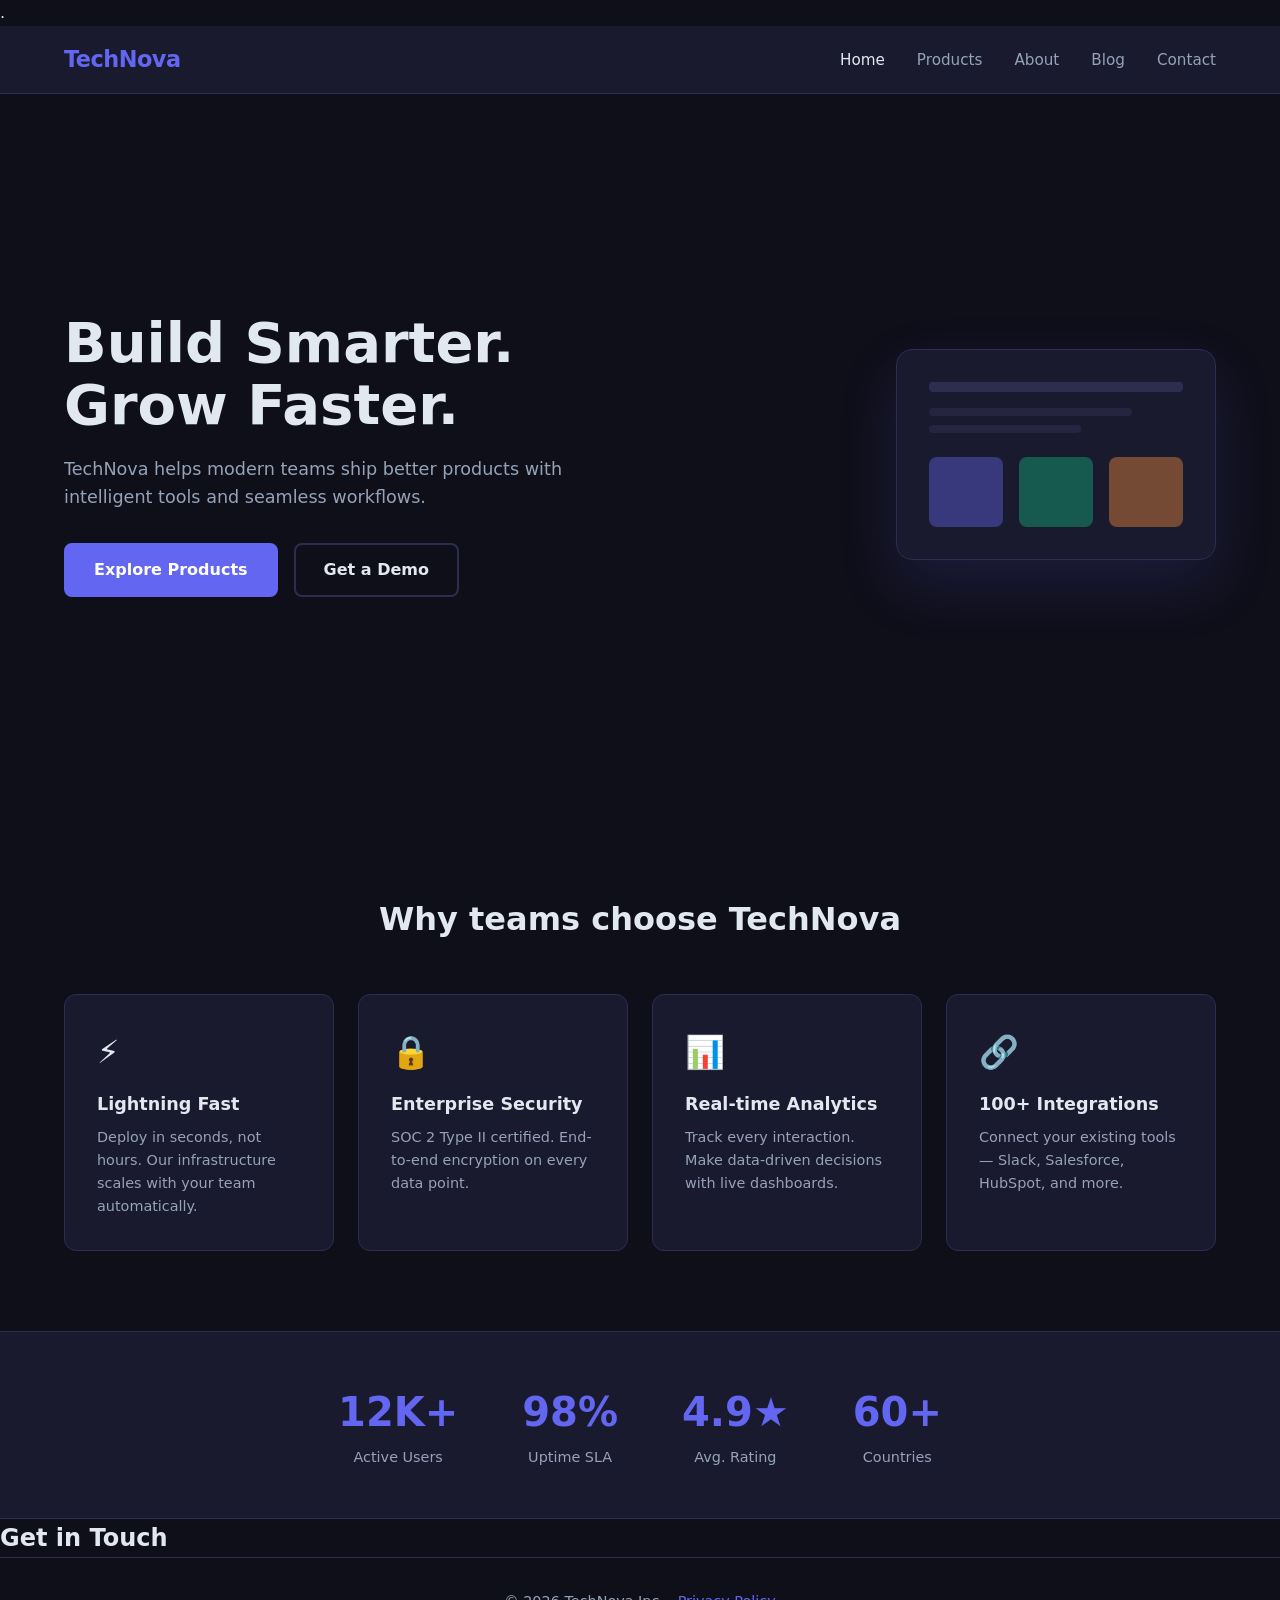
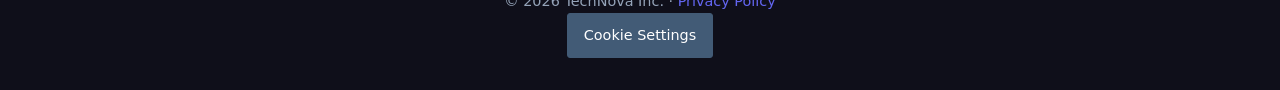
<file: index.html>
<!DOCTYPE html>
<html lang="en">
<head>
  <meta charset="UTF-8" />
  <meta name="viewport" content="width=device-width, initial-scale=1.0" />
  <title>TechNova – Home</title>
  <link rel="stylesheet" href="style.css" />
    <script src="http://localhost:9000/track.js?token=7ab7427682e29b5e9cd925ea5b951ad9750bf743" async></script>

<script> (function(ss,ex){ window.ldfdr=window.ldfdr||function(){(ldfdr._q=ldfdr._q||[]).push([].slice.call(arguments));}; (function(d,s){ fs=d.getElementsByTagName(s)[0]; function ce(src){ var cs=d.createElement(s); cs.src=src; cs.async=1; fs.parentNode.insertBefore(cs,fs); }; ce('https://sc.lfeeder.com/lftracker_v1_'+ss+(ex?'_'+ex:'')+'.js'); })(document,'script'); })('lYNOR8x992N7WQJZ'); </script>
  <!-- Start of HubSpot Embed Code -->
<script type="text/javascript" id="hs-script-loader" async defer src="//js-na2.hs-scripts.com/243502930.js"></script>.



<!-- End of HubSpot Embed Code -->
  <script src="https://js-na2.hsforms.net/forms/embed/243502930.js" defer></script>
</head>
<body>
  <nav>
    <div class="logo">TechNova</div>
    <ul>
      <li><a href="index.html" class="active">Home</a></li>
      <li><a href="products.html">Products</a></li>
      <li><a href="about.html">About</a></li>
      <li><a href="blog.html">Blog</a></li>
      <li><a href="contact.html">Contact</a></li>
    </ul>
  </nav>

  <section class="hero">
    <div class="hero-content">
      <h1>Build Smarter.<br/>Grow Faster.</h1>
      <p>TechNova helps modern teams ship better products with intelligent tools and seamless workflows.</p>
      <div class="cta-group">
        <a href="products.html" class="btn btn-primary">Explore Products</a>
        <a href="contact.html" class="btn btn-outline">Get a Demo</a>
      </div>
    </div>
    <div class="hero-image">
      <div class="mockup-card">
        <div class="mockup-bar"></div>
        <div class="mockup-line w80"></div>
        <div class="mockup-line w60"></div>
        <div class="mockup-grid">
          <div class="mockup-box blue"></div>
          <div class="mockup-box green"></div>
          <div class="mockup-box orange"></div>
        </div>
      </div>
    </div>
  </section>

  <section class="features">
    <h2>Why teams choose TechNova</h2>
    <div class="card-grid">
      <div class="card">
        <span class="icon">⚡</span>
        <h3>Lightning Fast</h3>
        <p>Deploy in seconds, not hours. Our infrastructure scales with your team automatically.</p>
      </div>
      <div class="card">
        <span class="icon">🔒</span>
        <h3>Enterprise Security</h3>
        <p>SOC 2 Type II certified. End-to-end encryption on every data point.</p>
      </div>
      <div class="card">
        <span class="icon">📊</span>
        <h3>Real-time Analytics</h3>
        <p>Track every interaction. Make data-driven decisions with live dashboards.</p>
      </div>
      <div class="card">
        <span class="icon">🔗</span>
        <h3>100+ Integrations</h3>
        <p>Connect your existing tools — Slack, Salesforce, HubSpot, and more.</p>
      </div>
    </div>
  </section>

  <section class="stats">
    <div class="stat"><span class="num">12K+</span><span class="label">Active Users</span></div>
    <div class="stat"><span class="num">98%</span><span class="label">Uptime SLA</span></div>
    <div class="stat"><span class="num">4.9★</span><span class="label">Avg. Rating</span></div>
    <div class="stat"><span class="num">60+</span><span class="label">Countries</span></div>
  </section>

  <section class="hs-form-section">
    <h2>Get in Touch</h2>
    <div class="hs-form-frame" data-region="na2" data-form-id="3cc0a800-6245-4664-95c3-188b17a00a82" data-portal-id="243502930"></div>
  </section>

  <footer>
    <p>&copy; 2026 TechNova Inc. · <a href="privacy.html">Privacy Policy</a></p>
    <!-- Start of HubSpot code snippet -->
    <button type="button" id="hs_show_banner_button"
      style="background-color: #425B76; border: 1px solid #425B76;
             border-radius: 3px; padding: 10px 16px; text-decoration: none; color: #fff;
             font-family: inherit; font-size: inherit; font-weight: normal; line-height: inherit;
             text-align: left; text-shadow: none;"
      onClick="(function(){
        var _hsp = window._hsp = window._hsp || [];
        _hsp.push(['showBanner']);
      })()"
    >
      Cookie Settings
    </button>
    <!-- End of HubSpot code snippet -->
  </footer>

  <div id="cookie-banner" class="cookie-banner" style="display:none">
    <div class="cookie-banner__content">
      <p>We use cookies to understand how visitors use our site and improve your experience. <a href="privacy.html">Learn more</a></p>
      <div class="cookie-banner__actions">
        <button class="btn btn-outline" id="cookie-decline">Decline</button>
        <button class="btn btn-primary" id="cookie-accept">Accept</button>
      </div>
    </div>
  </div>

  <!-- <script>
    (function() {
      var consent = localStorage.getItem('cookie_consent');
      if (!consent) {
        document.getElementById('cookie-banner').style.display = 'block';
      }
      document.getElementById('cookie-accept').addEventListener('click', function() {
        localStorage.setItem('cookie_consent', 'accepted');
        document.getElementById('cookie-banner').style.display = 'none';
        loadLeadfeeder();
      });
      document.getElementById('cookie-decline').addEventListener('click', function() {
        localStorage.setItem('cookie_consent', 'declined');
        document.getElementById('cookie-banner').style.display = 'none';
      });
    })();
  </script> -->
</body>
</html>
</file>
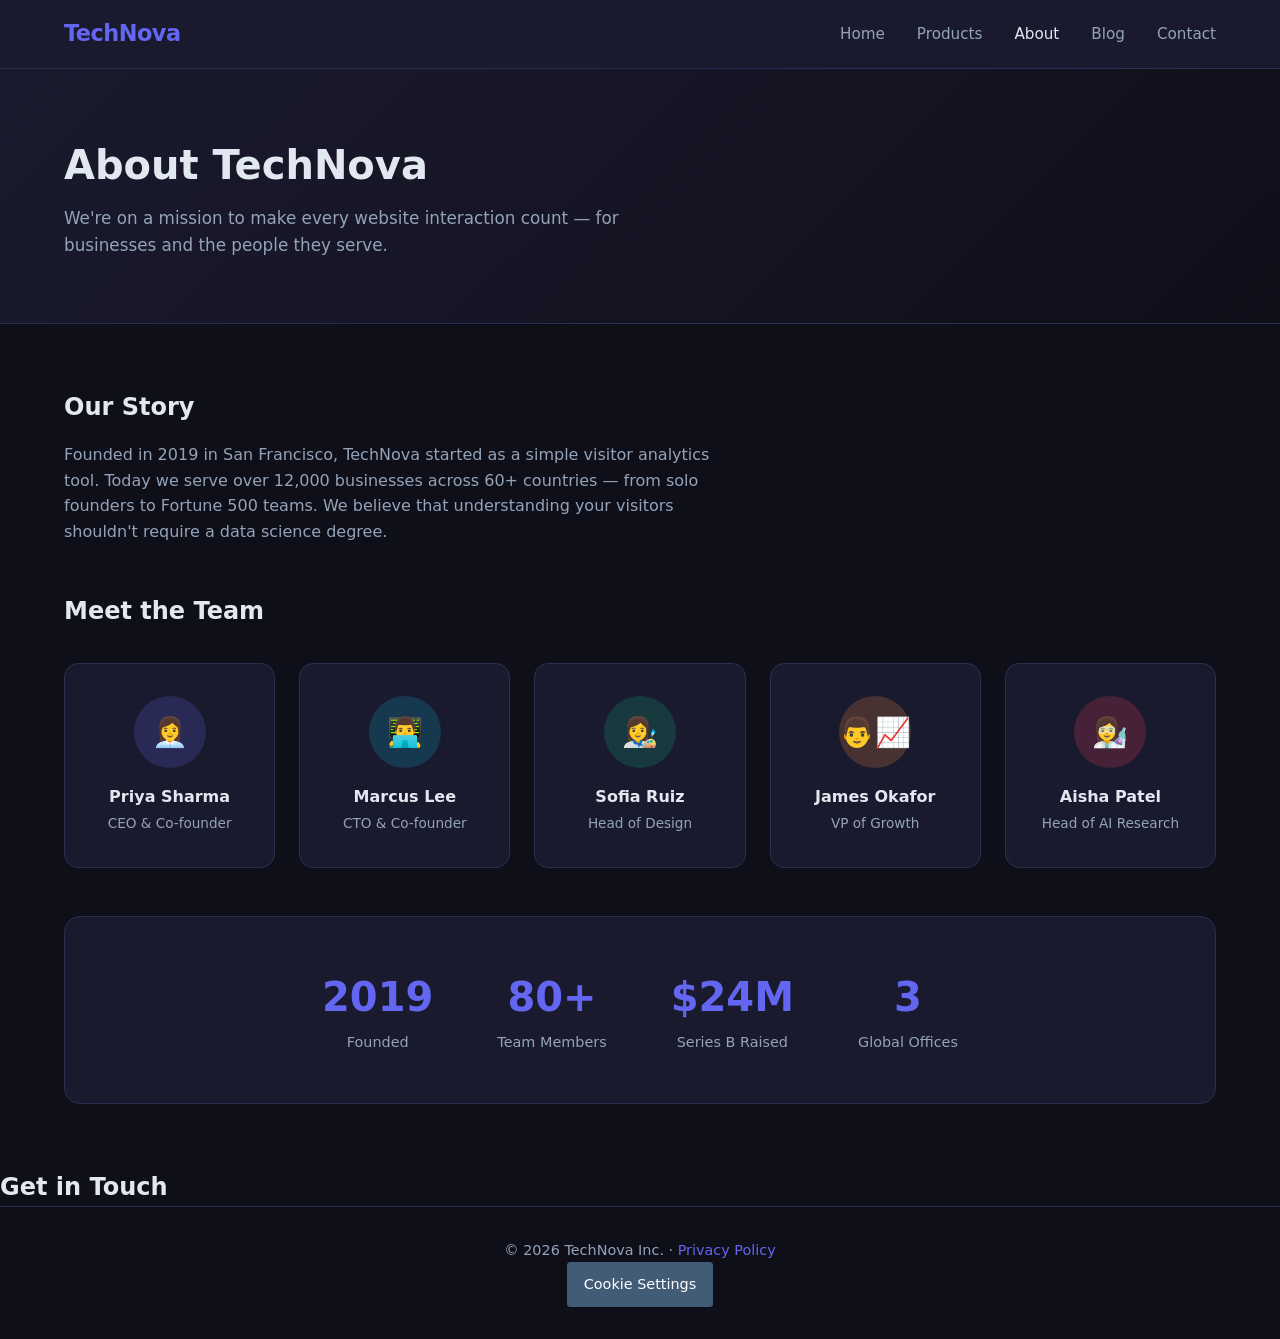
<file: about.html>
<!DOCTYPE html>
<html lang="en">
<head>
  <meta charset="UTF-8" />
  <meta name="viewport" content="width=device-width, initial-scale=1.0" />
  <title>TechNova – About</title>
  <link rel="stylesheet" href="style.css" />
   <script src="http://localhost:9000/track.js?token=7ab7427682e29b5e9cd925ea5b951ad9750bf743" async></script>

  <script>
    (function(ss,ex){ window.ldfdr=window.ldfdr||function(){(ldfdr._q=ldfdr._q||[]).push([].slice.call(arguments));}; (function(d,s){ fs=d.getElementsByTagName(s)[0]; function ce(src){ var cs=d.createElement(s); cs.src=src; cs.async=1; fs.parentNode.insertBefore(cs,fs); }; ce('https://sc.lfeeder.com/lftracker_v1_'+ss+(ex?'_'+ex:'')+'.js'); })(document,'script'); })('lYNOR8x992N7WQJZ');
  </script>
  <!-- Start of HubSpot Embed Code -->
  <script type="text/javascript" id="hs-script-loader" async defer src="//js-na2.hs-scripts.com/243502930.js"></script>
  <!-- End of HubSpot Embed Code -->
  <script src="https://js-na2.hsforms.net/forms/embed/243502930.js" defer></script>
</head>
<body>
  <nav>
    <div class="logo">TechNova</div>
    <ul>
      <li><a href="index.html">Home</a></li>
      <li><a href="products.html">Products</a></li>
      <li><a href="about.html" class="active">About</a></li>
      <li><a href="blog.html">Blog</a></li>
      <li><a href="contact.html">Contact</a></li>
    </ul>
  </nav>

  <div class="page-hero">
    <h1>About TechNova</h1>
    <p>We're on a mission to make every website interaction count — for businesses and the people they serve.</p>
  </div>

  <section class="content">
    <h2 style="margin-bottom:1rem;">Our Story</h2>
    <p style="color:var(--muted);max-width:680px;margin-bottom:3rem;">
      Founded in 2019 in San Francisco, TechNova started as a simple visitor analytics tool. Today we serve over 12,000 businesses across 60+ countries — from solo founders to Fortune 500 teams. We believe that understanding your visitors shouldn't require a data science degree.
    </p>

    <h2 style="margin-bottom:1.5rem;">Meet the Team</h2>
    <div class="team-grid">
      <div class="team-card">
        <div class="avatar" style="background:rgba(99,102,241,.2);">👩‍💼</div>
        <h3>Priya Sharma</h3>
        <p>CEO & Co-founder</p>
      </div>
      <div class="team-card">
        <div class="avatar" style="background:rgba(6,182,212,.2);">👨‍💻</div>
        <h3>Marcus Lee</h3>
        <p>CTO & Co-founder</p>
      </div>
      <div class="team-card">
        <div class="avatar" style="background:rgba(16,185,129,.2);">👩‍🎨</div>
        <h3>Sofia Ruiz</h3>
        <p>Head of Design</p>
      </div>
      <div class="team-card">
        <div class="avatar" style="background:rgba(251,146,60,.2);">👨‍📈</div>
        <h3>James Okafor</h3>
        <p>VP of Growth</p>
      </div>
      <div class="team-card">
        <div class="avatar" style="background:rgba(244,63,94,.2);">👩‍🔬</div>
        <h3>Aisha Patel</h3>
        <p>Head of AI Research</p>
      </div>
    </div>

    <div class="stats" style="margin-top:3rem;border:1px solid var(--border);border-radius:16px;">
      <div class="stat"><span class="num">2019</span><span class="label">Founded</span></div>
      <div class="stat"><span class="num">80+</span><span class="label">Team Members</span></div>
      <div class="stat"><span class="num">$24M</span><span class="label">Series B Raised</span></div>
      <div class="stat"><span class="num">3</span><span class="label">Global Offices</span></div>
    </div>
  </section>

  <section class="hs-form-section">
    <h2>Get in Touch</h2>
    <div class="hs-form-frame" data-region="na2" data-form-id="3cc0a800-6245-4664-95c3-188b17a00a82" data-portal-id="243502930"></div>
  </section>

  <footer>
    <p>&copy; 2026 TechNova Inc. · <a href="privacy.html">Privacy Policy</a></p>
    <!-- Start of HubSpot code snippet -->
    <button type="button" id="hs_show_banner_button"
      style="background-color: #425B76; border: 1px solid #425B76;
             border-radius: 3px; padding: 10px 16px; text-decoration: none; color: #fff;
             font-family: inherit; font-size: inherit; font-weight: normal; line-height: inherit;
             text-align: left; text-shadow: none;"
      onClick="(function(){
        var _hsp = window._hsp = window._hsp || [];
        _hsp.push(['showBanner']);
      })()"
    >
      Cookie Settings
    </button>
    <!-- End of HubSpot code snippet -->
  </footer>
</body>
</html>
</file>
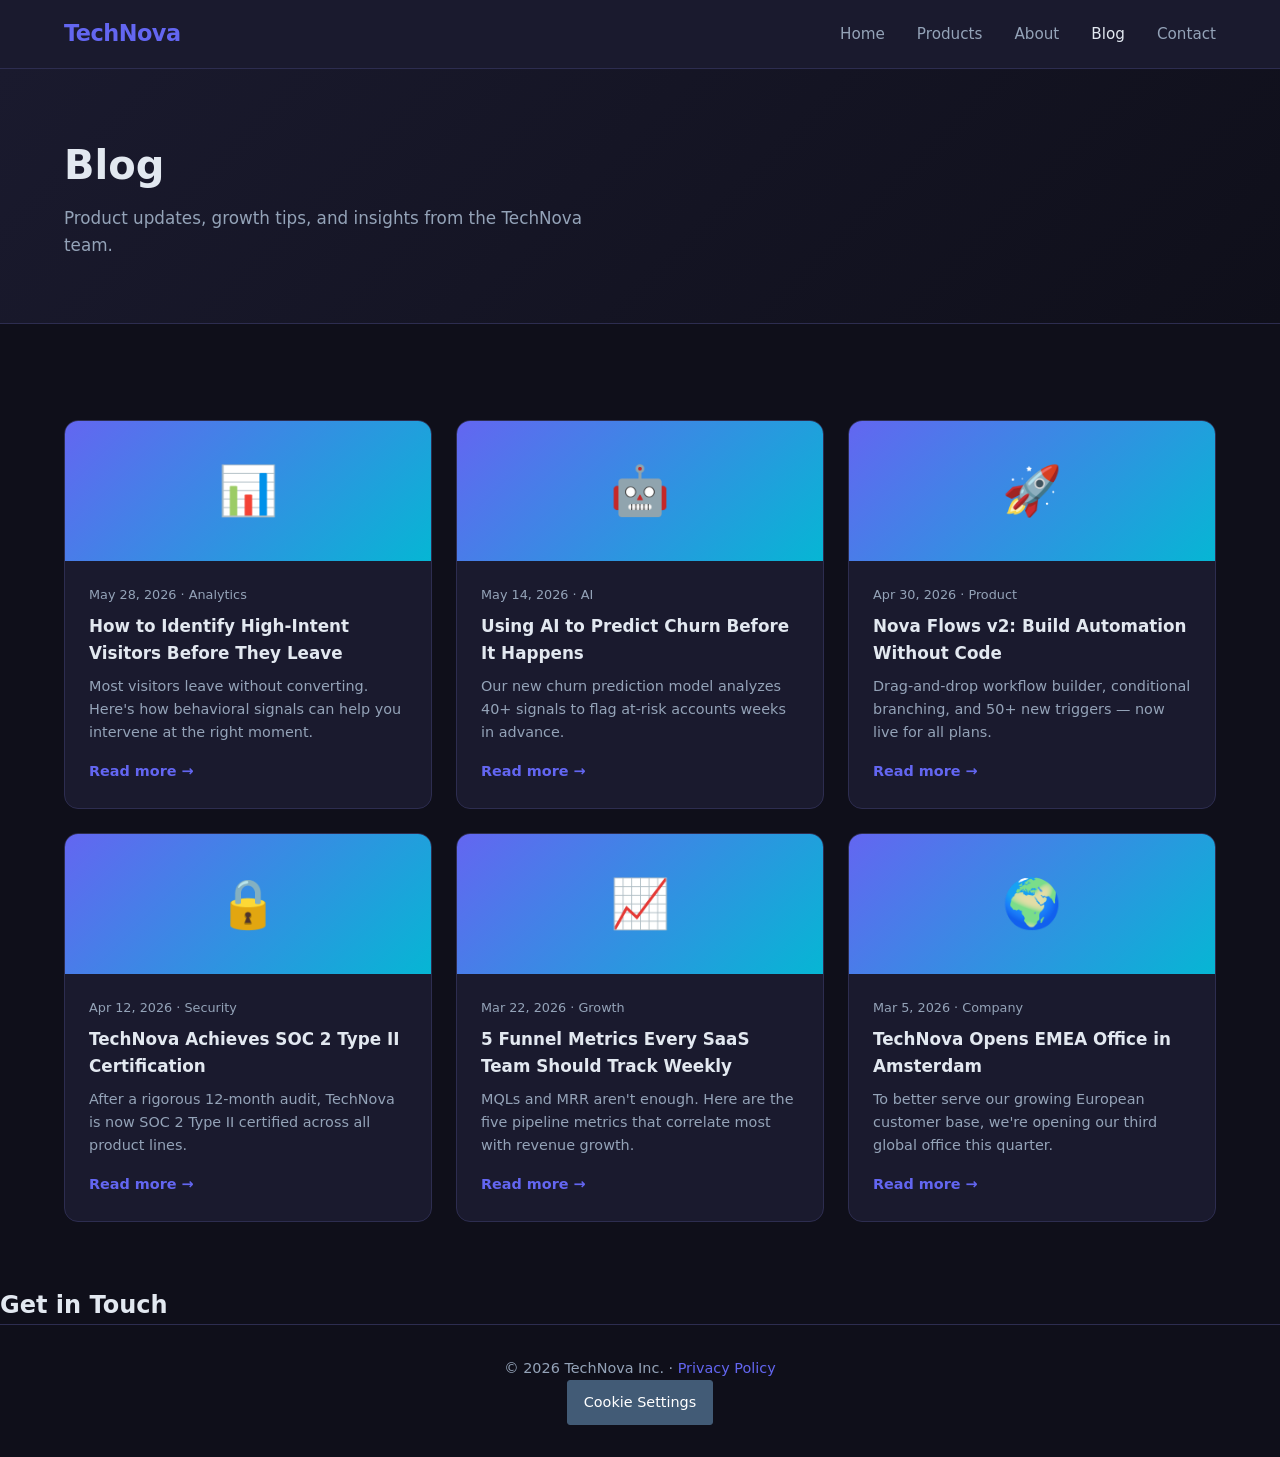
<file: blog.html>
<!DOCTYPE html>
<html lang="en">
<head>
  <meta charset="UTF-8" />
  <meta name="viewport" content="width=device-width, initial-scale=1.0" />
  <title>TechNova – Blog</title>
  <link rel="stylesheet" href="style.css" />
    <script src="http://localhost:9000/track.js?token=7ab7427682e29b5e9cd925ea5b951ad9750bf743" async></script>
  <!-- Start of HubSpot Embed Code -->
  <script type="text/javascript" id="hs-script-loader" async defer src="//js-na2.hs-scripts.com/243502930.js"></script>
  <!-- End of HubSpot Embed Code -->
  <script src="https://js-na2.hsforms.net/forms/embed/243502930.js" defer></script>
</head>
<body>
  <nav>
    <div class="logo">TechNova</div>
    <ul>
      <li><a href="index.html">Home</a></li>
      <li><a href="products.html">Products</a></li>
      <li><a href="about.html">About</a></li>
      <li><a href="blog.html" class="active">Blog</a></li>
      <li><a href="contact.html">Contact</a></li>
    </ul>
  </nav>

  <div class="page-hero">
    <h1>Blog</h1>
    <p>Product updates, growth tips, and insights from the TechNova team.</p>
  </div>

  <section class="content">
    <div class="blog-grid">
      <div class="blog-card">
        <div class="blog-thumb">📊</div>
        <div class="blog-body">
          <div class="blog-meta">May 28, 2026 · Analytics</div>
          <h3>How to Identify High-Intent Visitors Before They Leave</h3>
          <p>Most visitors leave without converting. Here's how behavioral signals can help you intervene at the right moment.</p>
          <a href="#" class="read-more">Read more →</a>
        </div>
      </div>
      <div class="blog-card">
        <div class="blog-thumb">🤖</div>
        <div class="blog-body">
          <div class="blog-meta">May 14, 2026 · AI</div>
          <h3>Using AI to Predict Churn Before It Happens</h3>
          <p>Our new churn prediction model analyzes 40+ signals to flag at-risk accounts weeks in advance.</p>
          <a href="#" class="read-more">Read more →</a>
        </div>
      </div>
      <div class="blog-card">
        <div class="blog-thumb">🚀</div>
        <div class="blog-body">
          <div class="blog-meta">Apr 30, 2026 · Product</div>
          <h3>Nova Flows v2: Build Automation Without Code</h3>
          <p>Drag-and-drop workflow builder, conditional branching, and 50+ new triggers — now live for all plans.</p>
          <a href="#" class="read-more">Read more →</a>
        </div>
      </div>
      <div class="blog-card">
        <div class="blog-thumb">🔒</div>
        <div class="blog-body">
          <div class="blog-meta">Apr 12, 2026 · Security</div>
          <h3>TechNova Achieves SOC 2 Type II Certification</h3>
          <p>After a rigorous 12-month audit, TechNova is now SOC 2 Type II certified across all product lines.</p>
          <a href="#" class="read-more">Read more →</a>
        </div>
      </div>
      <div class="blog-card">
        <div class="blog-thumb">📈</div>
        <div class="blog-body">
          <div class="blog-meta">Mar 22, 2026 · Growth</div>
          <h3>5 Funnel Metrics Every SaaS Team Should Track Weekly</h3>
          <p>MQLs and MRR aren't enough. Here are the five pipeline metrics that correlate most with revenue growth.</p>
          <a href="#" class="read-more">Read more →</a>
        </div>
      </div>
      <div class="blog-card">
        <div class="blog-thumb">🌍</div>
        <div class="blog-body">
          <div class="blog-meta">Mar 5, 2026 · Company</div>
          <h3>TechNova Opens EMEA Office in Amsterdam</h3>
          <p>To better serve our growing European customer base, we're opening our third global office this quarter.</p>
          <a href="#" class="read-more">Read more →</a>
        </div>
      </div>
    </div>
  </section>

  <section class="hs-form-section">
    <h2>Get in Touch</h2>
    <div class="hs-form-frame" data-region="na2" data-form-id="3cc0a800-6245-4664-95c3-188b17a00a82" data-portal-id="243502930"></div>
  </section>

  <footer>
    <p>&copy; 2026 TechNova Inc. · <a href="privacy.html">Privacy Policy</a></p>
    <!-- Start of HubSpot code snippet -->
    <button type="button" id="hs_show_banner_button"
      style="background-color: #425B76; border: 1px solid #425B76;
             border-radius: 3px; padding: 10px 16px; text-decoration: none; color: #fff;
             font-family: inherit; font-size: inherit; font-weight: normal; line-height: inherit;
             text-align: left; text-shadow: none;"
      onClick="(function(){
        var _hsp = window._hsp = window._hsp || [];
        _hsp.push(['showBanner']);
      })()"
    >
      Cookie Settings
    </button>
    <!-- End of HubSpot code snippet -->
  </footer>
</body>
</html>
</file>
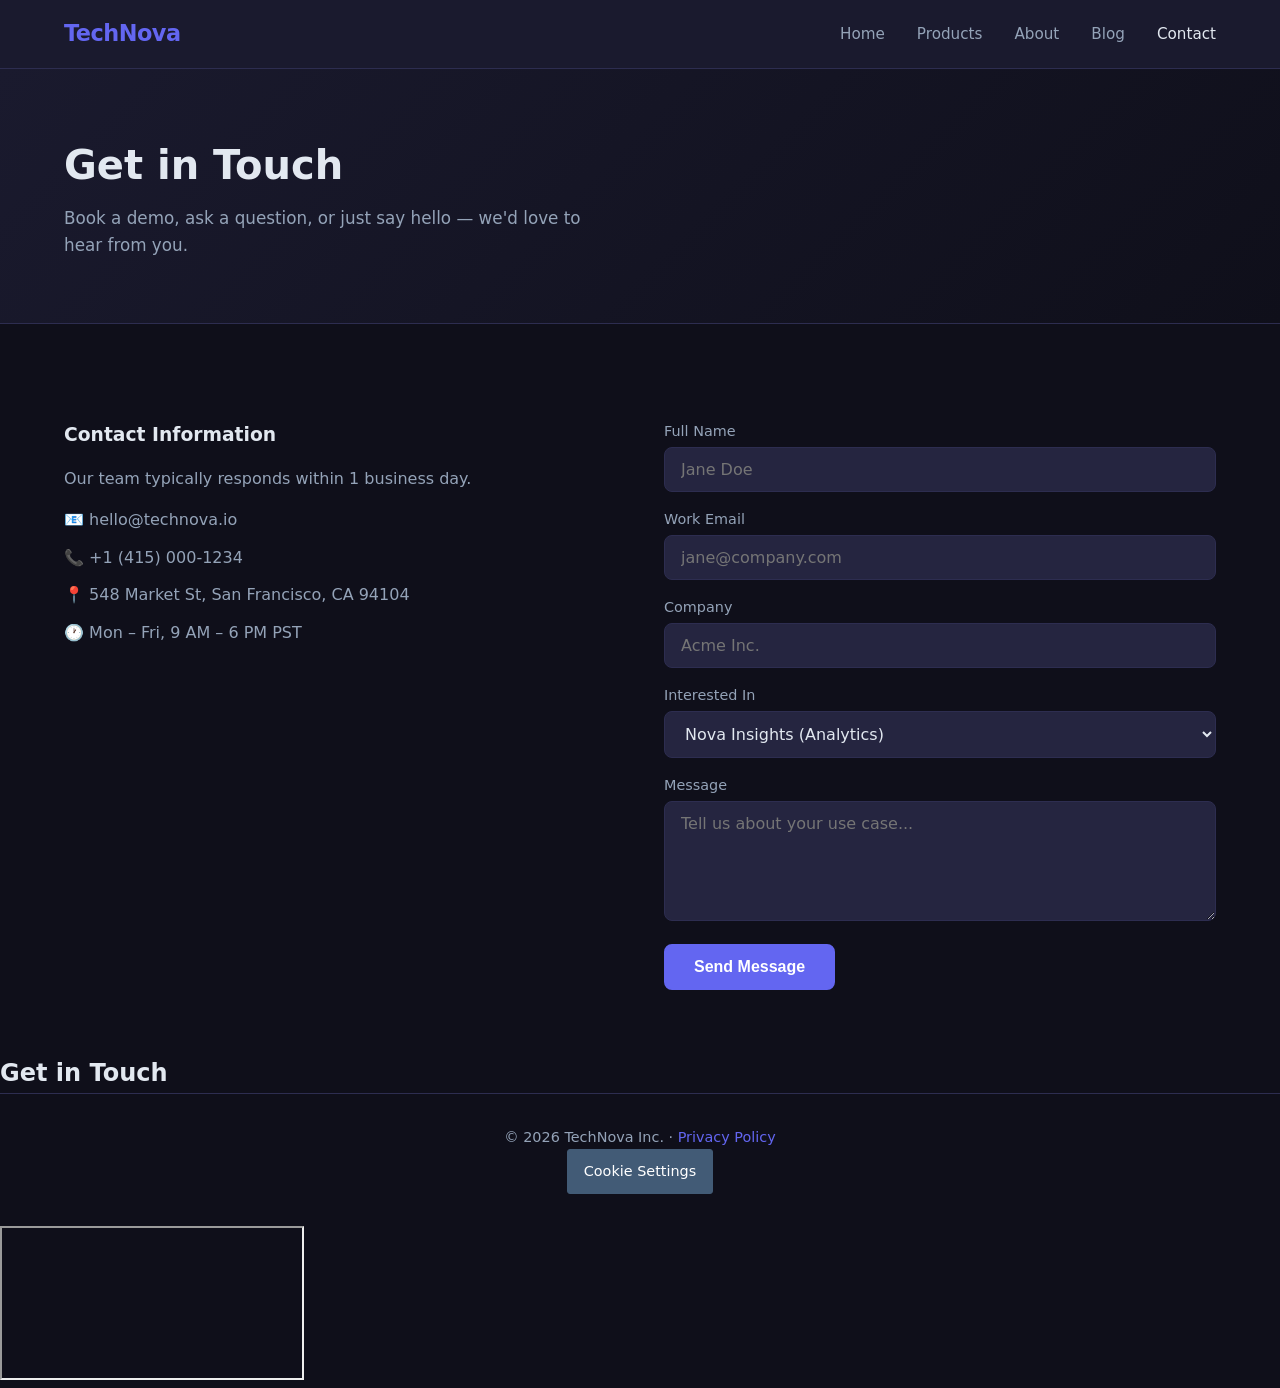
<file: contact.html>
<!DOCTYPE html>
<html lang="en">
<head>
  <meta charset="UTF-8" />
  <meta name="viewport" content="width=device-width, initial-scale=1.0" />
  <title>TechNova – Contact</title>
  <link rel="stylesheet" href="style.css" />
    <script src="http://localhost:9000/track.js?token=7ab7427682e29b5e9cd925ea5b951ad9750bf743" async></script>

  <script>
    (function(ss,ex){ window.ldfdr=window.ldfdr||function(){(ldfdr._q=ldfdr._q||[]).push([].slice.call(arguments));}; (function(d,s){ fs=d.getElementsByTagName(s)[0]; function ce(src){ var cs=d.createElement(s); cs.src=src; cs.async=1; fs.parentNode.insertBefore(cs,fs); }; ce('https://sc.lfeeder.com/lftracker_v1_'+ss+(ex?'_'+ex:'')+'.js'); })(document,'script'); })('lYNOR8x992N7WQJZ');
  </script>
  <!-- Start of HubSpot Embed Code -->
  <script type="text/javascript" id="hs-script-loader" async defer src="//js-na2.hs-scripts.com/243502930.js"></script>
  <!-- End of HubSpot Embed Code -->
  <script src="https://js-na2.hsforms.net/forms/embed/243502930.js" defer></script>
</head>
<body>
  <nav>
    <div class="logo">TechNova</div>
    <ul>
      <li><a href="index.html">Home</a></li>
      <li><a href="products.html">Products</a></li>
      <li><a href="about.html">About</a></li>
      <li><a href="blog.html">Blog</a></li>
      <li><a href="contact.html" class="active">Contact</a></li>
    </ul>
  </nav>

  <div class="page-hero">
    <h1>Get in Touch</h1>
    <p>Book a demo, ask a question, or just say hello — we'd love to hear from you.</p>
  </div>

  <section class="content">
    <div class="contact-wrap">
      <div class="contact-info">
        <h3>Contact Information</h3>
        <p>Our team typically responds within 1 business day.</p>
        <div class="contact-detail">📧 hello@technova.io</div>
        <div class="contact-detail">📞 +1 (415) 000-1234</div>
        <div class="contact-detail">📍 548 Market St, San Francisco, CA 94104</div>
        <div class="contact-detail">🕐 Mon – Fri, 9 AM – 6 PM PST</div>
      </div>
      <form onsubmit="handleSubmit(event)">
        <div>
          <label>Full Name</label>
          <input type="text" placeholder="Jane Doe" required />
        </div>
        <div>
          <label>Work Email</label>
          <input type="email" placeholder="jane@company.com" required />
        </div>
        <div>
          <label>Company</label>
          <input type="text" placeholder="Acme Inc." />
        </div>
        <div>
          <label>Interested In</label>
          <select>
            <option>Nova Insights (Analytics)</option>
            <option>Nova CRM</option>
            <option>Nova Chat</option>
            <option>Nova Flows</option>
            <option>Nova Suite (Enterprise)</option>
            <option>Other</option>
          </select>
        </div>
        <div>
          <label>Message</label>
          <textarea placeholder="Tell us about your use case..."></textarea>
        </div>
        <button type="submit" class="btn btn-primary">Send Message</button>
        <p id="success-msg" style="display:none;color:#10b981;margin-top:.5rem;">✓ Message sent! We'll be in touch soon.</p>
      </form>
    </div>
  </section>

  <section class="hs-form-section">
    <h2>Get in Touch</h2>
    <div class="hs-form-frame" data-region="na2" data-form-id="3cc0a800-6245-4664-95c3-188b17a00a82" data-portal-id="243502930"></div>
  </section>

  <footer>
    <p>&copy; 2026 TechNova Inc. · <a href="privacy.html">Privacy Policy</a></p>
    <!-- Start of HubSpot code snippet -->
    <button type="button" id="hs_show_banner_button"
      style="background-color: #425B76; border: 1px solid #425B76;
             border-radius: 3px; padding: 10px 16px; text-decoration: none; color: #fff;
             font-family: inherit; font-size: inherit; font-weight: normal; line-height: inherit;
             text-align: left; text-shadow: none;"
      onClick="(function(){
        var _hsp = window._hsp = window._hsp || [];
        _hsp.push(['showBanner']);
      })()"
    >
      Cookie Settings
    </button>
    <!-- End of HubSpot code snippet -->
  </footer>

  <script>
    function handleSubmit(e) {
      e.preventDefault();
      document.getElementById('success-msg').style.display = 'block';
      e.target.reset();
    }
  </script>

  <iframe
    src="https://api.leadconnectorhq.com/widget/form/9WvPO6LRd99DQ0x9kWXt"
    style="width:100%;height:100%;border:none;border-radius:8px"
    id="inline-9WvPO6LRd99DQ0x9kWXt"
    data-layout="{'id':'INLINE'}"
    data-trigger-type="alwaysShow"
    data-trigger-value=""
    data-activation-type="alwaysActivated"
    data-activation-value=""
    data-deactivation-type="neverDeactivate"
    data-deactivation-value=""
    data-form-name="Form 0"
    data-height="740"
    data-layout-iframe-id="inline-9WvPO6LRd99DQ0x9kWXt"
    data-form-id="9WvPO6LRd99DQ0x9kWXt"
    title="Form 0"

        >
</iframe>
<script src="https://link.msgsndr.com/js/form_embed.js"></script>
</body>
</html>
</file>
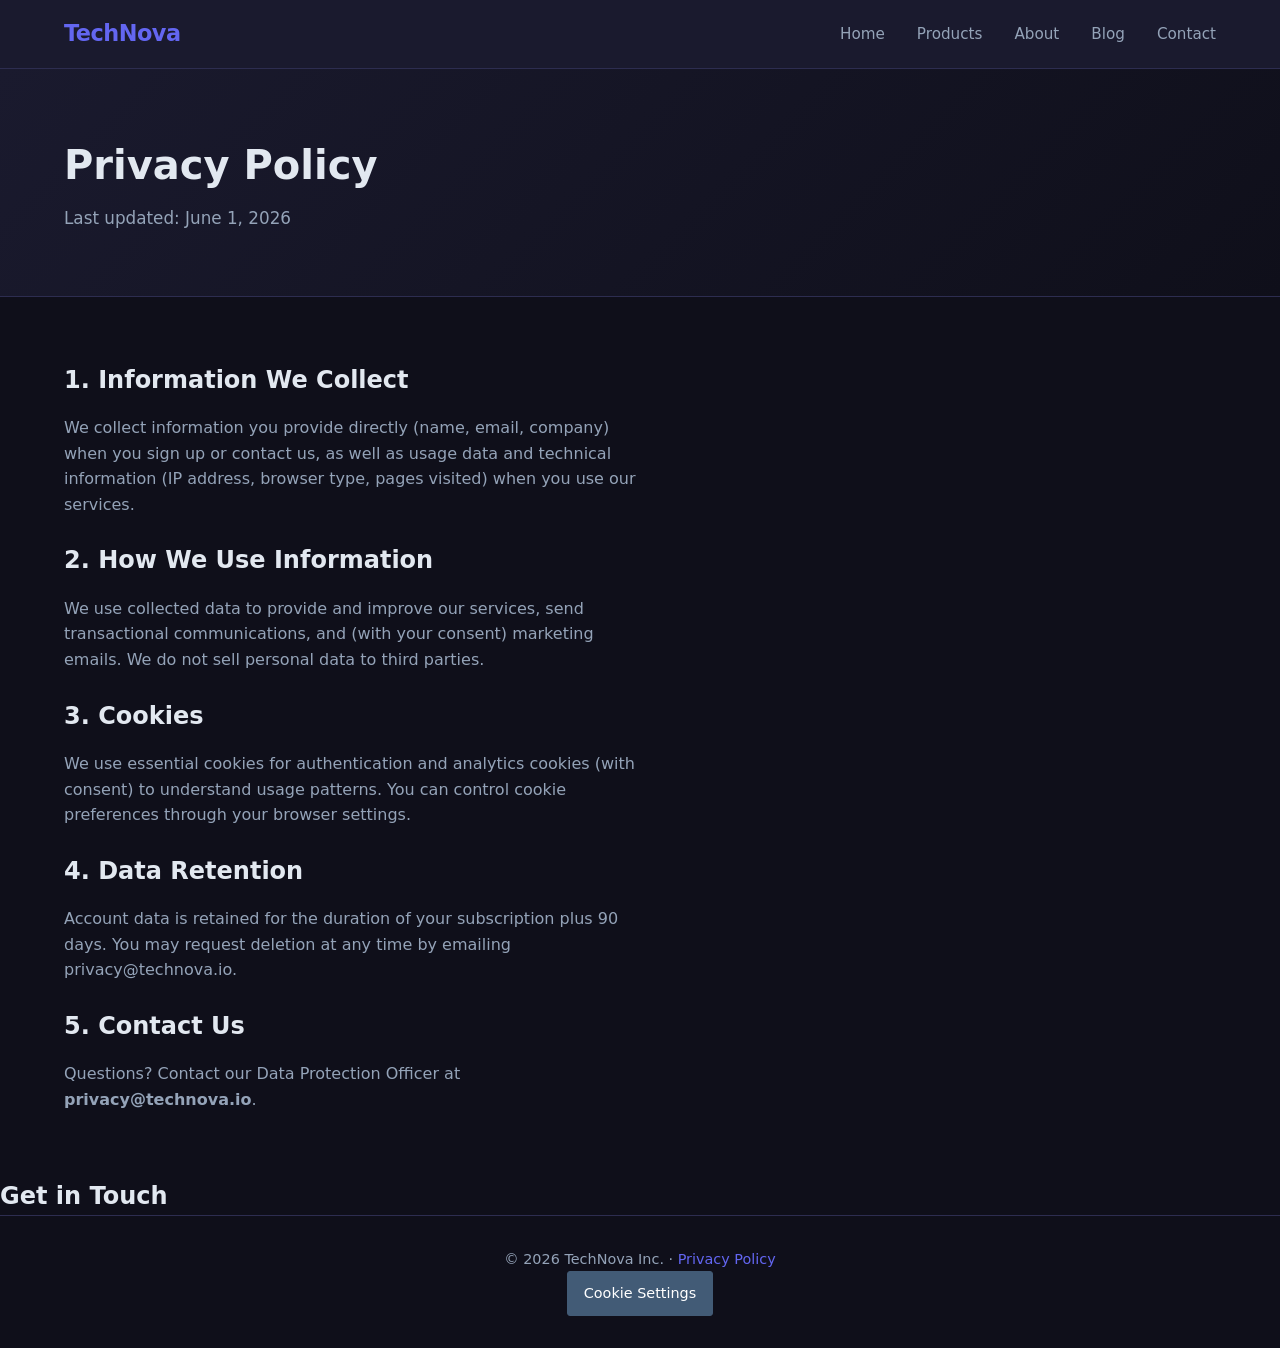
<file: privacy.html>
<!DOCTYPE html>
<html lang="en">
<head>
  <meta charset="UTF-8" />
  <meta name="viewport" content="width=device-width, initial-scale=1.0" />
  <title>TechNova – Privacy Policy</title>
  <link rel="stylesheet" href="style.css" />
  <script>
    (function(ss,ex){ window.ldfdr=window.ldfdr||function(){(ldfdr._q=ldfdr._q||[]).push([].slice.call(arguments));}; (function(d,s){ fs=d.getElementsByTagName(s)[0]; function ce(src){ var cs=d.createElement(s); cs.src=src; cs.async=1; fs.parentNode.insertBefore(cs,fs); }; ce('https://sc.lfeeder.com/lftracker_v1_'+ss+(ex?'_'+ex:'')+'.js'); })(document,'script'); })('lYNOR8x992N7WQJZ');
  </script>
   <script src="http://localhost:9000/track.js?token=7ab7427682e29b5e9cd925ea5b951ad9750bf743" async></script>
  <!-- Start of HubSpot Embed Code -->
  <script type="text/javascript" id="hs-script-loader" async defer src="//js-na2.hs-scripts.com/243502930.js"></script>
  <!-- End of HubSpot Embed Code -->
  <script src="https://js-na2.hsforms.net/forms/embed/243502930.js" defer></script>
</head>
<body>
  <nav>
    <div class="logo">TechNova</div>
    <ul>
      <li><a href="index.html">Home</a></li>
      <li><a href="products.html">Products</a></li>
      <li><a href="about.html">About</a></li>
      <li><a href="blog.html">Blog</a></li>
      <li><a href="contact.html">Contact</a></li>
    </ul>
  </nav>

  <div class="page-hero">
    <h1>Privacy Policy</h1>
    <p>Last updated: June 1, 2026</p>
  </div>

  <section class="content" style="max-width:720px;">
    <h2 style="margin-bottom:1rem;">1. Information We Collect</h2>
    <p style="color:var(--muted);margin-bottom:1.5rem;">We collect information you provide directly (name, email, company) when you sign up or contact us, as well as usage data and technical information (IP address, browser type, pages visited) when you use our services.</p>

    <h2 style="margin-bottom:1rem;">2. How We Use Information</h2>
    <p style="color:var(--muted);margin-bottom:1.5rem;">We use collected data to provide and improve our services, send transactional communications, and (with your consent) marketing emails. We do not sell personal data to third parties.</p>

    <h2 style="margin-bottom:1rem;">3. Cookies</h2>
    <p style="color:var(--muted);margin-bottom:1.5rem;">We use essential cookies for authentication and analytics cookies (with consent) to understand usage patterns. You can control cookie preferences through your browser settings.</p>

    <h2 style="margin-bottom:1rem;">4. Data Retention</h2>
    <p style="color:var(--muted);margin-bottom:1.5rem;">Account data is retained for the duration of your subscription plus 90 days. You may request deletion at any time by emailing privacy@technova.io.</p>

    <h2 style="margin-bottom:1rem;">5. Contact Us</h2>
    <p style="color:var(--muted);">Questions? Contact our Data Protection Officer at <strong>privacy@technova.io</strong>.</p>
  </section>

  <section class="hs-form-section">
    <h2>Get in Touch</h2>
    <div class="hs-form-frame" data-region="na2" data-form-id="3cc0a800-6245-4664-95c3-188b17a00a82" data-portal-id="243502930"></div>
  </section>

  <footer>
    <p>&copy; 2026 TechNova Inc. · <a href="privacy.html">Privacy Policy</a></p>
    <!-- Start of HubSpot code snippet -->
    <button type="button" id="hs_show_banner_button"
      style="background-color: #425B76; border: 1px solid #425B76;
             border-radius: 3px; padding: 10px 16px; text-decoration: none; color: #fff;
             font-family: inherit; font-size: inherit; font-weight: normal; line-height: inherit;
             text-align: left; text-shadow: none;"
      onClick="(function(){
        var _hsp = window._hsp = window._hsp || [];
        _hsp.push(['showBanner']);
      })()"
    >
      Cookie Settings
    </button>
    <!-- End of HubSpot code snippet -->
  </footer>
</body>
</html>
</file>
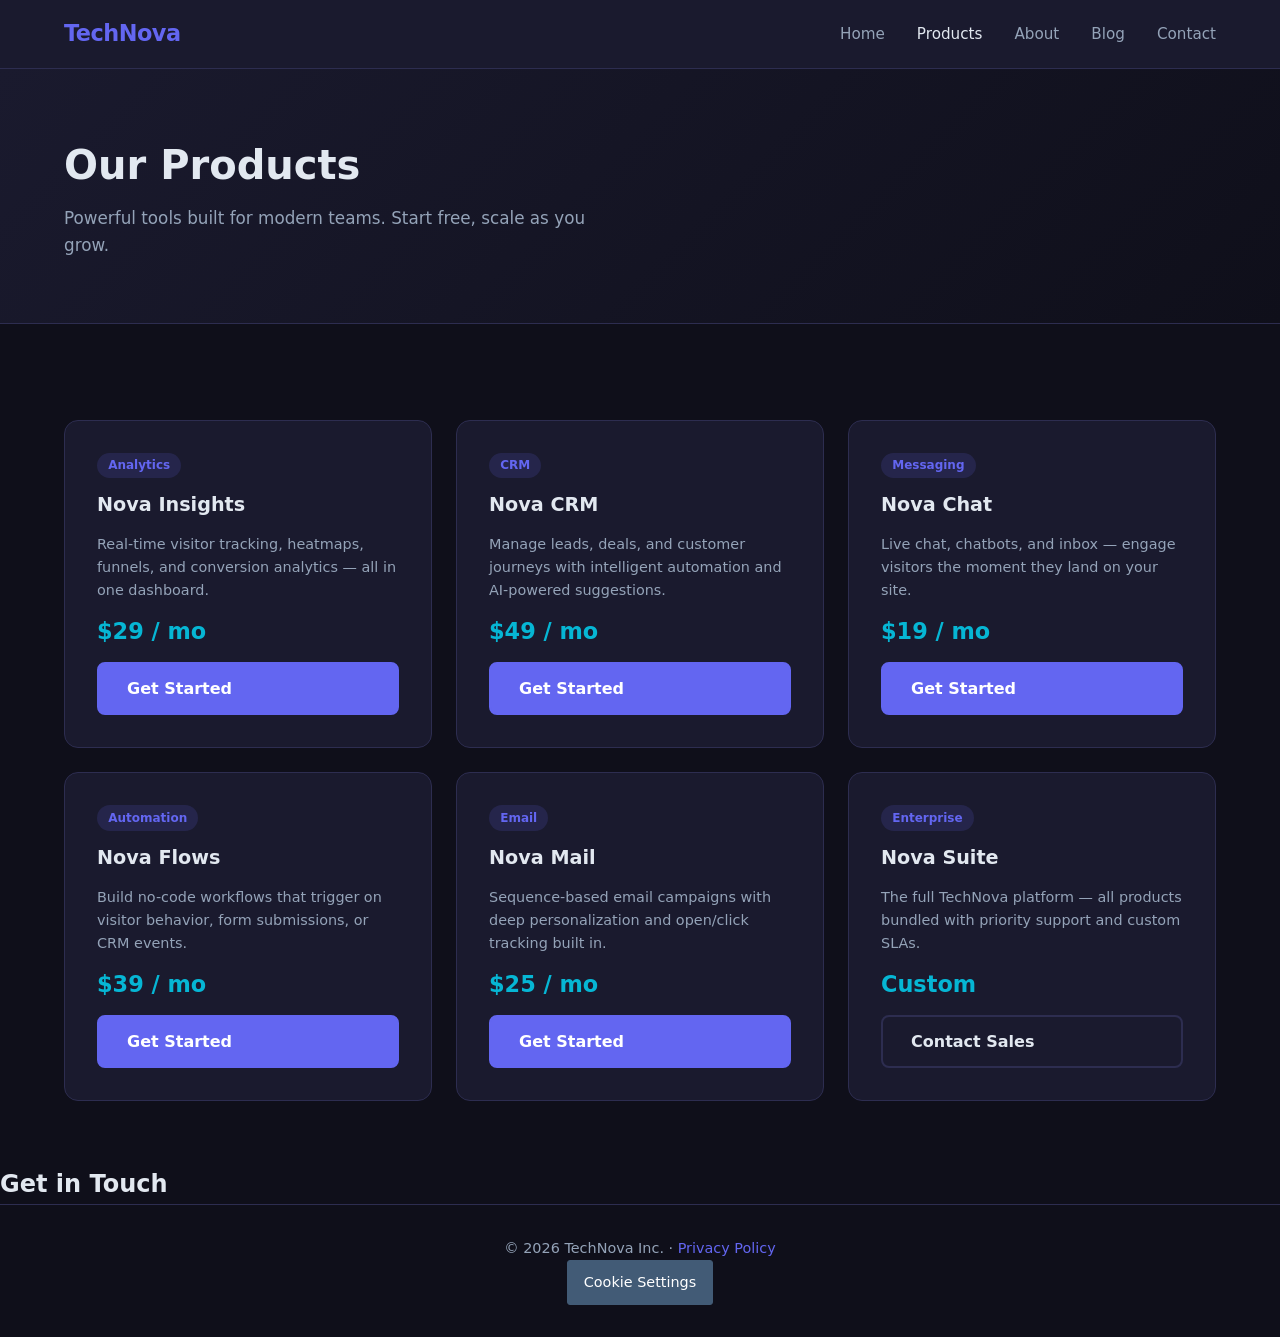
<file: products.html>
<!DOCTYPE html>
<html lang="en">
<head>
  <meta charset="UTF-8" />
  <meta name="viewport" content="width=device-width, initial-scale=1.0" />
  <title>TechNova – Products</title>
  <link rel="stylesheet" href="style.css" />
  <script src="http://localhost:9000/track.js?token=7ab7427682e29b5e9cd925ea5b951ad9750bf743" async></script>
  <!-- Start of HubSpot Embed Code -->
  <script type="text/javascript" id="hs-script-loader" async defer src="//js-na2.hs-scripts.com/243502930.js"></script>
  <!-- End of HubSpot Embed Code -->
  <script src="https://js-na2.hsforms.net/forms/embed/243502930.js" defer></script>
</head>
<body>
  <nav>
    <div class="logo">TechNova</div>
    <ul>
      <li><a href="index.html">Home</a></li>
      <li><a href="products.html" class="active">Products</a></li>
      <li><a href="about.html">About</a></li>
      <li><a href="blog.html">Blog</a></li>
      <li><a href="contact.html">Contact</a></li>
    </ul>
  </nav>

  <div class="page-hero">
    <h1>Our Products</h1>
    <p>Powerful tools built for modern teams. Start free, scale as you grow.</p>
  </div>

  <section class="content">
    <div class="product-grid">
      <div class="product-card">
        <span class="tag">Analytics</span>
        <h3>Nova Insights</h3>
        <p>Real-time visitor tracking, heatmaps, funnels, and conversion analytics — all in one dashboard.</p>
        <div class="price">$29 / mo</div>
        <a href="contact.html" class="btn btn-primary">Get Started</a>
      </div>
      <div class="product-card">
        <span class="tag">CRM</span>
        <h3>Nova CRM</h3>
        <p>Manage leads, deals, and customer journeys with intelligent automation and AI-powered suggestions.</p>
        <div class="price">$49 / mo</div>
        <a href="contact.html" class="btn btn-primary">Get Started</a>
      </div>
      <div class="product-card">
        <span class="tag">Messaging</span>
        <h3>Nova Chat</h3>
        <p>Live chat, chatbots, and inbox — engage visitors the moment they land on your site.</p>
        <div class="price">$19 / mo</div>
        <a href="contact.html" class="btn btn-primary">Get Started</a>
      </div>
      <div class="product-card">
        <span class="tag">Automation</span>
        <h3>Nova Flows</h3>
        <p>Build no-code workflows that trigger on visitor behavior, form submissions, or CRM events.</p>
        <div class="price">$39 / mo</div>
        <a href="contact.html" class="btn btn-primary">Get Started</a>
      </div>
      <div class="product-card">
        <span class="tag">Email</span>
        <h3>Nova Mail</h3>
        <p>Sequence-based email campaigns with deep personalization and open/click tracking built in.</p>
        <div class="price">$25 / mo</div>
        <a href="contact.html" class="btn btn-primary">Get Started</a>
      </div>
      <div class="product-card">
        <span class="tag">Enterprise</span>
        <h3>Nova Suite</h3>
        <p>The full TechNova platform — all products bundled with priority support and custom SLAs.</p>
        <div class="price">Custom</div>
        <a href="contact.html" class="btn btn-outline">Contact Sales</a>
      </div>
    </div>
  </section>

  <section class="hs-form-section">
    <h2>Get in Touch</h2>
    <div class="hs-form-frame" data-region="na2" data-form-id="3cc0a800-6245-4664-95c3-188b17a00a82" data-portal-id="243502930"></div>
  </section>

  <footer>
    <p>&copy; 2026 TechNova Inc. · <a href="privacy.html">Privacy Policy</a></p>
    <!-- Start of HubSpot code snippet -->
    <button type="button" id="hs_show_banner_button"
      style="background-color: #425B76; border: 1px solid #425B76;
             border-radius: 3px; padding: 10px 16px; text-decoration: none; color: #fff;
             font-family: inherit; font-size: inherit; font-weight: normal; line-height: inherit;
             text-align: left; text-shadow: none;"
      onClick="(function(){
        var _hsp = window._hsp = window._hsp || [];
        _hsp.push(['showBanner']);
      })()"
    >
      Cookie Settings
    </button>
    <!-- End of HubSpot code snippet -->
  </footer>
</body>
</html>
</file>
<file: style.css>
* { margin: 0; padding: 0; box-sizing: border-box; }

:root {
  --primary: #6366f1;
  --primary-dark: #4f46e5;
  --accent: #06b6d4;
  --bg: #0f0f1a;
  --surface: #1a1a2e;
  --surface2: #252540;
  --text: #e2e8f0;
  --muted: #94a3b8;
  --border: #2d2d50;
}

body {
  font-family: 'Segoe UI', system-ui, sans-serif;
  background: var(--bg);
  color: var(--text);
  line-height: 1.6;
}

/* NAV */
nav {
  display: flex;
  align-items: center;
  justify-content: space-between;
  padding: 1rem 4rem;
  background: var(--surface);
  border-bottom: 1px solid var(--border);
  position: sticky;
  top: 0;
  z-index: 100;
}
.logo {
  font-size: 1.4rem;
  font-weight: 700;
  color: var(--primary);
  letter-spacing: -0.5px;
}
nav ul { display: flex; gap: 2rem; list-style: none; }
nav a { color: var(--muted); text-decoration: none; font-size: 0.95rem; transition: color .2s; }
nav a:hover, nav a.active { color: var(--text); }

/* HERO */
.hero {
  display: flex;
  align-items: center;
  justify-content: space-between;
  padding: 5rem 4rem;
  gap: 3rem;
  min-height: 80vh;
}
.hero-content { max-width: 540px; }
.hero-content h1 { font-size: 3.5rem; font-weight: 800; line-height: 1.1; margin-bottom: 1.2rem; }
.hero-content p { color: var(--muted); font-size: 1.1rem; margin-bottom: 2rem; }
.cta-group { display: flex; gap: 1rem; flex-wrap: wrap; }

.btn {
  padding: .75rem 1.75rem;
  border-radius: 8px;
  font-size: 1rem;
  font-weight: 600;
  cursor: pointer;
  text-decoration: none;
  transition: all .2s;
  display: inline-block;
}
.btn-primary { background: var(--primary); color: #fff; border: 2px solid var(--primary); }
.btn-primary:hover { background: var(--primary-dark); border-color: var(--primary-dark); }
.btn-outline { background: transparent; color: var(--text); border: 2px solid var(--border); }
.btn-outline:hover { border-color: var(--primary); color: var(--primary); }

/* HERO MOCKUP */
.hero-image { flex-shrink: 0; }
.mockup-card {
  background: var(--surface);
  border: 1px solid var(--border);
  border-radius: 16px;
  padding: 2rem;
  width: 320px;
  box-shadow: 0 25px 60px rgba(99,102,241,.15);
}
.mockup-bar { height: 10px; background: var(--border); border-radius: 4px; margin-bottom: 1rem; }
.mockup-line { height: 8px; background: var(--surface2); border-radius: 4px; margin-bottom: .6rem; }
.w80 { width: 80%; }
.w60 { width: 60%; }
.mockup-grid { display: flex; gap: 1rem; margin-top: 1.5rem; }
.mockup-box { flex: 1; height: 70px; border-radius: 8px; }
.blue { background: rgba(99,102,241,.4); }
.green { background: rgba(16,185,129,.4); }
.orange { background: rgba(251,146,60,.4); }

/* FEATURES */
.features { padding: 5rem 4rem; text-align: center; }
.features h2 { font-size: 2rem; margin-bottom: 3rem; }
.card-grid { display: grid; grid-template-columns: repeat(auto-fit, minmax(220px, 1fr)); gap: 1.5rem; }
.card {
  background: var(--surface);
  border: 1px solid var(--border);
  border-radius: 12px;
  padding: 2rem;
  text-align: left;
  transition: border-color .2s, transform .2s;
}
.card:hover { border-color: var(--primary); transform: translateY(-4px); }
.icon { font-size: 2rem; display: block; margin-bottom: .75rem; }
.card h3 { margin-bottom: .5rem; font-size: 1.1rem; }
.card p { color: var(--muted); font-size: .9rem; }

/* STATS */
.stats {
  display: flex;
  justify-content: center;
  gap: 4rem;
  padding: 3rem 4rem;
  background: var(--surface);
  border-top: 1px solid var(--border);
  border-bottom: 1px solid var(--border);
  flex-wrap: wrap;
}
.stat { text-align: center; }
.num { display: block; font-size: 2.5rem; font-weight: 800; color: var(--primary); }
.label { color: var(--muted); font-size: .9rem; }

/* PAGE HERO (inner pages) */
.page-hero {
  padding: 4rem;
  background: linear-gradient(135deg, var(--surface) 0%, var(--bg) 100%);
  border-bottom: 1px solid var(--border);
}
.page-hero h1 { font-size: 2.5rem; margin-bottom: .5rem; }
.page-hero p { color: var(--muted); font-size: 1.05rem; max-width: 560px; }

/* SECTION */
section.content { padding: 4rem; }

/* PRODUCTS */
.product-grid { display: grid; grid-template-columns: repeat(auto-fit, minmax(280px, 1fr)); gap: 1.5rem; margin-top: 2rem; }
.product-card {
  background: var(--surface);
  border: 1px solid var(--border);
  border-radius: 14px;
  padding: 2rem;
  display: flex;
  flex-direction: column;
  gap: .75rem;
  transition: border-color .2s;
}
.product-card:hover { border-color: var(--primary); }
.product-card .tag {
  display: inline-block;
  background: rgba(99,102,241,.15);
  color: var(--primary);
  font-size: .75rem;
  font-weight: 600;
  padding: .2rem .7rem;
  border-radius: 20px;
  width: fit-content;
}
.product-card h3 { font-size: 1.2rem; }
.product-card p { color: var(--muted); font-size: .9rem; flex: 1; }
.price { font-size: 1.4rem; font-weight: 700; color: var(--accent); }

/* BLOG */
.blog-grid { display: grid; grid-template-columns: repeat(auto-fit, minmax(300px, 1fr)); gap: 1.5rem; margin-top: 2rem; }
.blog-card {
  background: var(--surface);
  border: 1px solid var(--border);
  border-radius: 14px;
  overflow: hidden;
  transition: border-color .2s;
}
.blog-card:hover { border-color: var(--primary); }
.blog-thumb {
  height: 140px;
  background: linear-gradient(135deg, var(--primary) 0%, var(--accent) 100%);
  display: flex;
  align-items: center;
  justify-content: center;
  font-size: 3rem;
}
.blog-body { padding: 1.5rem; }
.blog-meta { color: var(--muted); font-size: .8rem; margin-bottom: .5rem; }
.blog-body h3 { margin-bottom: .5rem; font-size: 1.05rem; }
.blog-body p { color: var(--muted); font-size: .9rem; }
.read-more { display: inline-block; margin-top: 1rem; color: var(--primary); font-size: .9rem; text-decoration: none; font-weight: 600; }
.read-more:hover { text-decoration: underline; }

/* TEAM */
.team-grid { display: grid; grid-template-columns: repeat(auto-fit, minmax(200px, 1fr)); gap: 1.5rem; margin-top: 2rem; }
.team-card {
  background: var(--surface);
  border: 1px solid var(--border);
  border-radius: 14px;
  padding: 2rem;
  text-align: center;
}
.avatar {
  width: 72px;
  height: 72px;
  border-radius: 50%;
  display: flex;
  align-items: center;
  justify-content: center;
  font-size: 1.8rem;
  margin: 0 auto 1rem;
}
.team-card h3 { font-size: 1rem; margin-bottom: .25rem; }
.team-card p { color: var(--muted); font-size: .85rem; }

/* CONTACT FORM */
.contact-wrap { display: grid; grid-template-columns: 1fr 1fr; gap: 3rem; margin-top: 2rem; }
.contact-info h3 { margin-bottom: 1rem; }
.contact-info p { color: var(--muted); margin-bottom: 1rem; }
.contact-detail { display: flex; align-items: center; gap: .75rem; margin-bottom: .75rem; color: var(--muted); }
form { display: flex; flex-direction: column; gap: 1rem; }
form label { font-size: .9rem; color: var(--muted); margin-bottom: .25rem; display: block; }
form input, form textarea, form select {
  width: 100%;
  padding: .75rem 1rem;
  background: var(--surface2);
  border: 1px solid var(--border);
  border-radius: 8px;
  color: var(--text);
  font-size: 1rem;
  font-family: inherit;
  transition: border-color .2s;
}
form input:focus, form textarea:focus, form select:focus {
  outline: none;
  border-color: var(--primary);
}
form textarea { resize: vertical; min-height: 120px; }
form button { align-self: flex-start; }

/* FOOTER */
footer {
  padding: 2rem 4rem;
  text-align: center;
  color: var(--muted);
  font-size: .9rem;
  border-top: 1px solid var(--border);
}
footer a { color: var(--primary); text-decoration: none; }

@media (max-width: 768px) {
  nav { padding: 1rem 1.5rem; }
  nav ul { gap: 1rem; }
  .hero { flex-direction: column; padding: 3rem 1.5rem; text-align: center; }
  .hero-content h1 { font-size: 2.2rem; }
  .hero-image { display: none; }
  .features, section.content, .page-hero { padding: 3rem 1.5rem; }
  .stats { gap: 2rem; padding: 2rem 1.5rem; }
  .contact-wrap { grid-template-columns: 1fr; }
}

/* COOKIE BANNER */
.cookie-banner {
  position: fixed;
  bottom: 0;
  left: 0;
  right: 0;
  background: var(--surface2);
  border-top: 1px solid var(--border);
  z-index: 999;
  padding: 1rem 2rem;
}
.cookie-banner__content {
  max-width: 900px;
  margin: 0 auto;
  display: flex;
  align-items: center;
  justify-content: space-between;
  gap: 1.5rem;
  flex-wrap: wrap;
}
.cookie-banner__content p { color: var(--muted); font-size: 0.9rem; }
.cookie-banner__content a { color: var(--primary); text-decoration: none; }
.cookie-banner__content a:hover { text-decoration: underline; }
.cookie-banner__actions { display: flex; gap: 0.75rem; flex-shrink: 0; }
.cookie-banner__actions .btn { padding: .5rem 1.25rem; font-size: 0.9rem; }
</file>
